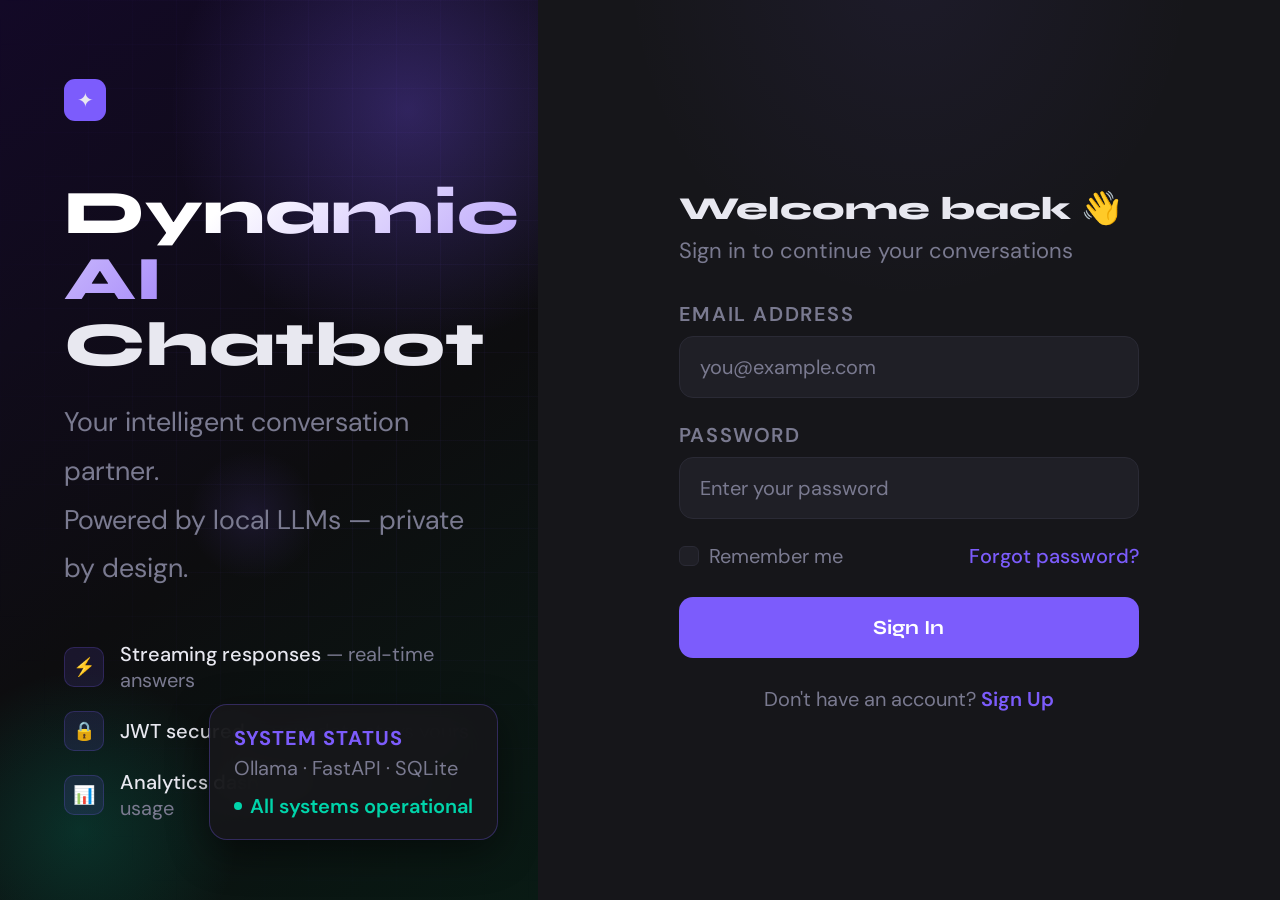
<file: frontend/index.html>
<!DOCTYPE html>
<html lang="en">
<head>
<meta charset="UTF-8">
<meta name="viewport" content="width=device-width, initial-scale=1.0">
<title>AI Chatbot – Login</title>
<link rel="preconnect" href="https://fonts.googleapis.com">
<link href="https://fonts.googleapis.com/css2?family=Syne:wght@700;800&family=DM+Sans:wght@300;400;500&display=swap" rel="stylesheet">
<link rel="stylesheet" href="css/auth.css">
</head>

<body>

<div class="auth-layout">

  <!-- ════ LEFT PANEL ════ -->
  <div class="auth-left">

    <div class="orb orb-1"></div>
    <div class="orb orb-2"></div>
    <div class="orb orb-3"></div>

    <div class="left-content">

      <div class="brand">
        <div class="brand-icon">✦</div>
        <div class="brand-name"></div>
      </div>

      <h1 class="auth-headline">
        <span class="grad">Dynamic AI</span><br>Chatbot
      </h1>

      <p class="auth-sub">
        Your intelligent conversation partner.<br>
        Powered by local LLMs — private by design.
      </p>

      <div class="feature-list">
        <div class="feature-item">
          <div class="feat-icon">⚡</div>
          <div class="feat-text"><strong>Streaming responses</strong> — real-time answers</div>
        </div>
        <div class="feature-item">
          <div class="feat-icon">🔒</div>
          <div class="feat-text"><strong>JWT secured</strong> — your data stays yours</div>
        </div>
        <div class="feature-item">
          <div class="feat-icon">📊</div>
          <div class="feat-text"><strong>Analytics dashboard</strong> — track your usage</div>
        </div>
      </div>

    </div>

    <div class="auth-float-card">
      <div class="ft">SYSTEM STATUS</div>
      <div class="fs">Ollama · FastAPI · SQLite</div>
      <div class="status-row">
        <div class="status-dot"></div>
        <div class="status-label">All systems operational</div>
      </div>
    </div>

  </div>

  <!-- ════ RIGHT PANEL ════ -->
  <div class="auth-right">
    <div class="form-box">

      <h2>Welcome back 👋</h2>
      <p class="sub">Sign in to continue your conversations</p>

      <div id="errorMessage" class="error">
        ⚠️ Invalid email or password.
      </div>

      <form id="loginForm" autocomplete="on" novalidate>

        <div class="field-wrap">
          <label for="email">Email address</label>
          <input
            type="email"
            id="email"
            name="email"
            placeholder="you@example.com"
            autocomplete="email"
            required
          >
        </div>

        <div class="field-wrap">
          <label for="password">Password</label>
          <input
            type="password"
            id="password"
            name="password"
            placeholder="Enter your password"
            autocomplete="current-password"
            required
          >
        </div>

        <div class="extras-row">
          <label class="remember-label">
            <input type="checkbox" id="rememberMe">
            <div class="custom-check">✓</div>
            Remember me
          </label>
          <a href="#" class="forgot-link">Forgot password?</a>
        </div>

        <button class="primary-btn" type="submit">Sign In</button>

      </form>

      <!-- <div class="divider">
        <div class="divider-line"></div>
        <span>or continue with</span>
        <div class="divider-line"></div>
      </div>

      <button type="button" class="social-btn">
        <span class="social-icon">G</span>
        Continue with Google
      </button> -->

      <p class="auth-link">
        Don't have an account? <a href="signup.html">Sign Up</a>
      </p>

    </div>
  </div>

</div>

<script src="js/api.js"></script>
<script src="js/auth.js"></script>

</body>
</html>
</file>
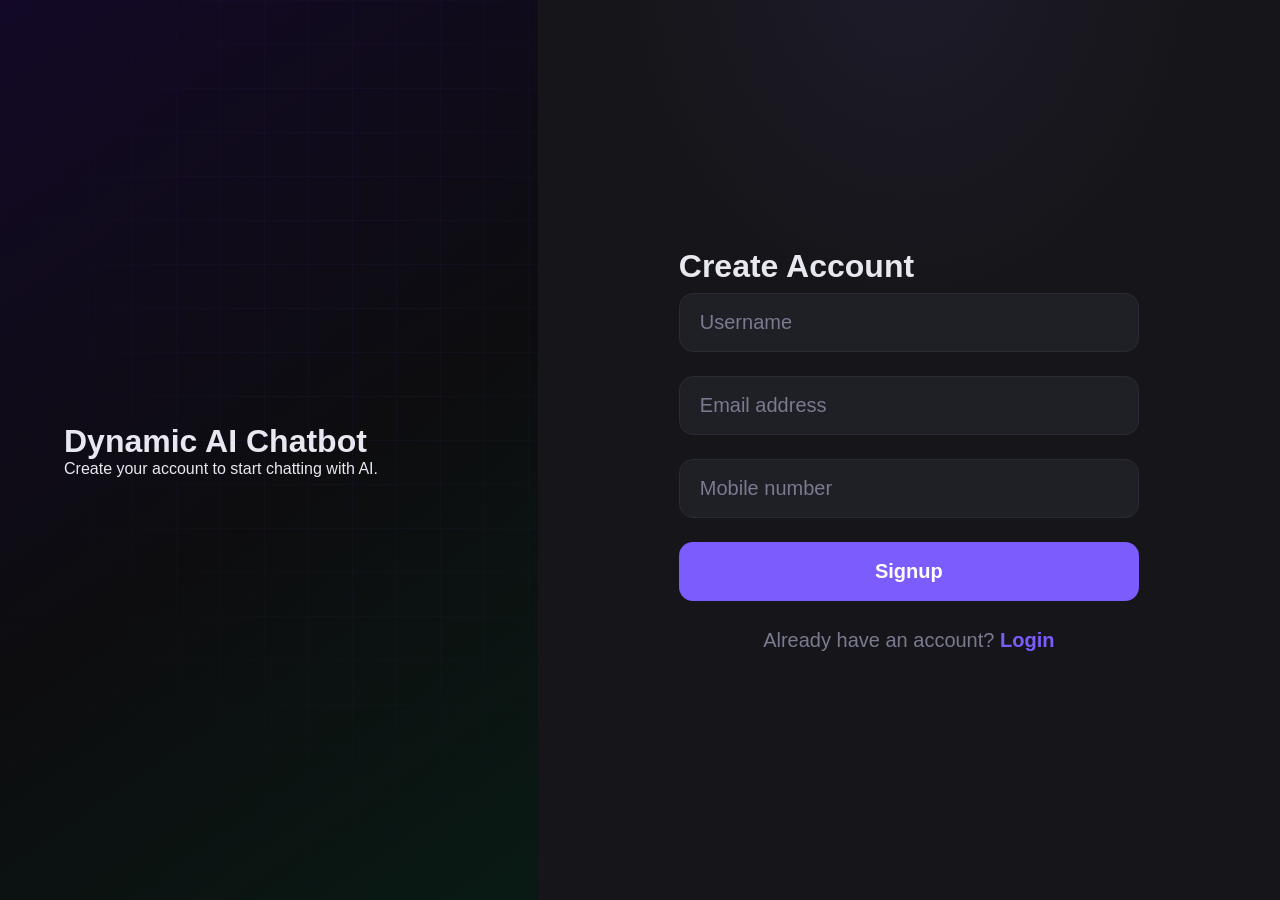
<file: frontend/signup.html>
<!DOCTYPE html>
<html lang="en">
<head>

<meta charset="UTF-8">
<meta name="viewport" content="width=device-width, initial-scale=1.0">

<title>AI Chatbot - Signup</title>

<link rel="stylesheet" href="css/auth.css">

</head>

<body>

<div class="auth-layout">

<div class="auth-left">
<h1>Dynamic AI Chatbot</h1>
<p>Create your account to start chatting with AI.</p>
</div>

<div class="auth-right">

<div class="form-box">

<h2>Create Account</h2>

<form id="signupForm">

<div class="field-wrap">
<input type="text" id="username" placeholder="Username" required>
</div>

<div class="field-wrap">
<input type="email" id="email" placeholder="Email address" required>
</div>

<div class="field-wrap">
<input type="text" id="mobile" placeholder="Mobile number" required>
</div>

<button class="primary-btn" type="submit">Signup</button>

</form>

<p class="auth-link">
Already have an account?
<a href="index.html">Login</a>
</p>

<div id="errorMessage" class="error"></div>

</div>

</div>

</div>

<script src="js/api.js"></script>

<script>
const signupForm = document.getElementById("signupForm");

signupForm.addEventListener("submit", async function(e){

e.preventDefault();

const username = document.getElementById("username").value;
const email = document.getElementById("email").value;
const mobile = document.getElementById("mobile").value;

try{

await signup(username,email,mobile);

localStorage.setItem("signup_username", username);
localStorage.setItem("signup_email", email);
localStorage.setItem("signup_mobile", mobile);

window.location.href="verify_otp.html";

}catch(err){

document.getElementById("errorMessage").innerText = err.message;

}

});
</script>

</body>
</html>
</file>
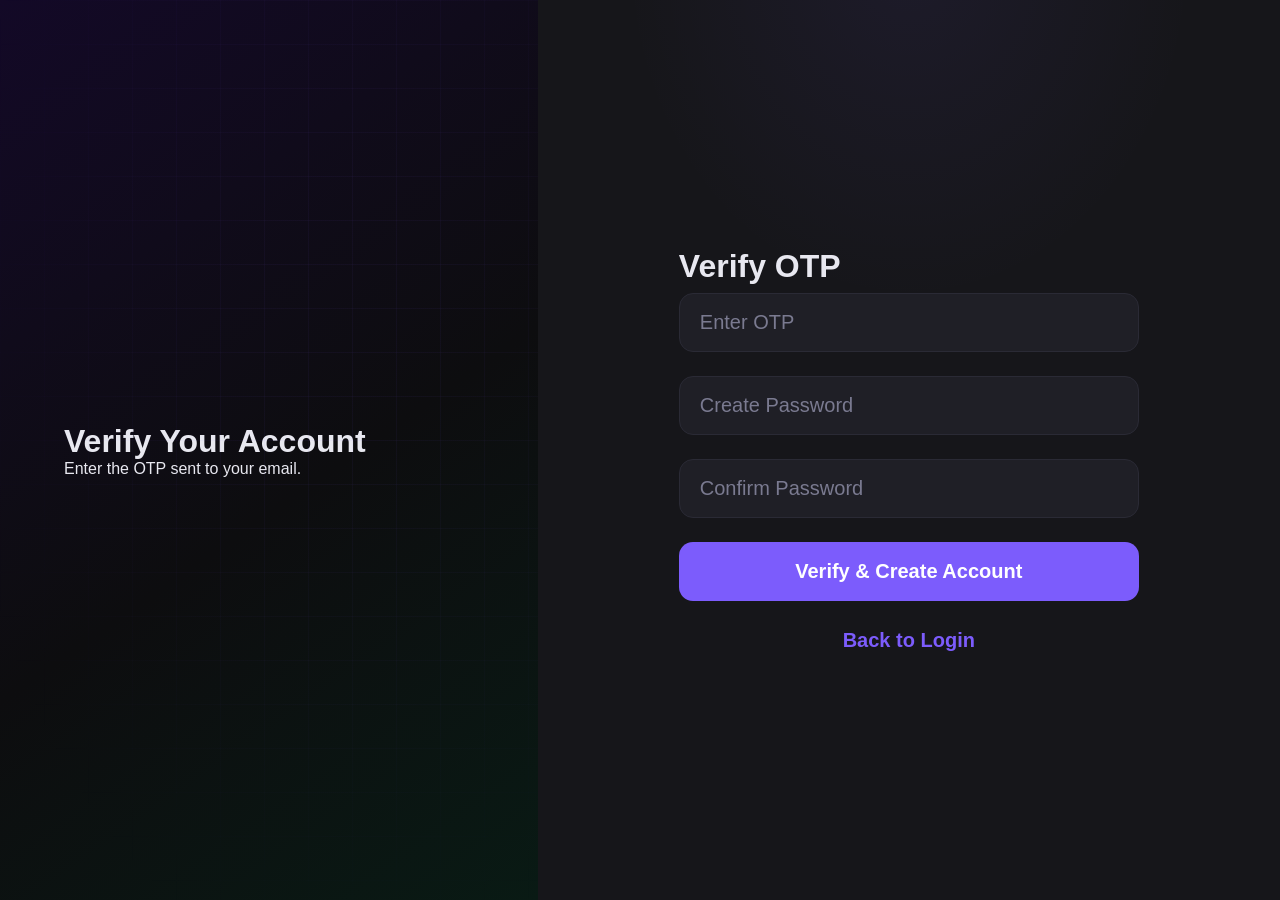
<file: frontend/verify_otp.html>
<!DOCTYPE html>
<html lang="en">
<head>

<meta charset="UTF-8">
<meta name="viewport" content="width=device-width, initial-scale=1.0">

<title>AI Chatbot - Verify OTP</title>

<link rel="stylesheet" href="css/auth.css">

</head>

<body>

<div class="auth-layout">

<div class="auth-left">
<h1>Verify Your Account</h1>
<p>Enter the OTP sent to your email.</p>
</div>

<div class="auth-right">

<div class="form-box">

<h2>Verify OTP</h2>

<form id="otpForm">

<div class="field-wrap">
<input type="text" id="otp" placeholder="Enter OTP" required>
</div>

<div class="field-wrap">
<input type="password" id="password" placeholder="Create Password" required>
</div>

<div class="field-wrap">
<input type="password" id="confirmPassword" placeholder="Confirm Password" required>
</div>

<button class="primary-btn" type="submit">Verify & Create Account</button>

</form>

<p class="auth-link">
<a href="index.html">Back to Login</a>
</p>

<div id="errorMessage" class="error"></div>

</div>

</div>

</div>

<script src="js/api.js"></script>

<script>

const otpForm=document.getElementById("otpForm");

otpForm.addEventListener("submit", async function(e){

e.preventDefault();

const otp=document.getElementById("otp").value;
const password=document.getElementById("password").value;
const confirmPassword=document.getElementById("confirmPassword").value;

if(password!==confirmPassword){
document.getElementById("errorMessage").innerText="Passwords do not match";
return;
}

const username=localStorage.getItem("signup_username");
const email=localStorage.getItem("signup_email");
const mobile=localStorage.getItem("signup_mobile");

try{

await verifyOTP(username,email,mobile,otp,password);

alert("Account created successfully!");

localStorage.clear();

window.location.href="index.html";

}catch(err){

document.getElementById("errorMessage").innerText=err.message;

}

});

</script>

</body>
</html>
</file>
<file: frontend/css/auth.css>
/* â”€â”€ RESET â”€â”€ */
*, *::before, *::after { box-sizing: border-box; margin: 0; padding: 0; }

:root {
  --bg:       #0d0d0f;
  --surface:  #16161a;
  --surface2: #1f1f26;
  --border:   #2a2a35;
  --accent:   #7c5cfc;
  --accent2:  #00d4aa;
  --text:     #e8e8f0;
  --muted:    #7a7a90;
  --danger:   #ff4d6d;
}

html, body {
  height: 100%;
  background: var(--bg);
  font-family: 'DM Sans', sans-serif;
  color: var(--text);
  overflow: hidden;
}

/* â”€â”€ KEYFRAMES â”€â”€ */
@keyframes fadeUp   { from { opacity:0; transform:translateY(22px); } to { opacity:1; transform:translateY(0); } }
@keyframes orbDrift { 0%,100%{transform:translate(0,0) scale(1)} 50%{transform:translate(28px,-18px) scale(1.07)} }
@keyframes float    { 0%,100%{transform:translateY(0)} 50%{transform:translateY(-10px)} }
@keyframes pulse    { 0%,100%{opacity:1} 50%{opacity:.3} }
@keyframes spin     { to{transform:rotate(360deg)} }
@keyframes ripple   { to{transform:scale(3); opacity:0;} }
@keyframes checkPop { 0%{transform:scale(0)} 70%{transform:scale(1.2)} 100%{transform:scale(1)} }

/* â”€â”€ LAYOUT â”€â”€ */
.auth-layout {
  width: 100%; height: 100%;
  display: flex; overflow: hidden;
}

/* â”€â”€ LEFT PANEL â”€â”€ */
.auth-left {
  width: 42%;
  background: linear-gradient(145deg, #130927 0%, #0d0d0f 55%, #091a14 100%);
  padding: 72px 64px;
  display: flex; flex-direction: column; justify-content: center;
  position: relative; overflow: hidden;
}

/* Grid texture overlay */
.auth-left::before {
  content: '';
  position: absolute; inset: 0;
  background-image:
    linear-gradient(rgba(124,92,252,.05) 1px, transparent 1px),
    linear-gradient(90deg, rgba(124,92,252,.05) 1px, transparent 1px);
  background-size: 44px 44px;
  mask-image: radial-gradient(ellipse 75% 75% at 65% 35%, black 20%, transparent 100%);
  pointer-events: none;
}

/* Animated orbs */
.orb {
  position: absolute; border-radius: 50%; pointer-events: none;
}
.orb-1 {
  width: 480px; height: 480px; top: -130px; right: -110px;
  background: radial-gradient(circle, rgba(124,92,252,.30) 0%, transparent 70%);
  animation: orbDrift 10s ease-in-out infinite;
}
.orb-2 {
  width: 320px; height: 320px; bottom: -90px; left: -80px;
  background: radial-gradient(circle, rgba(0,212,170,.16) 0%, transparent 70%);
  animation: orbDrift 13s ease-in-out infinite reverse;
}
.orb-3 {
  width: 130px; height: 130px; top: 50%; left: 35%;
  background: radial-gradient(circle, rgba(124,92,252,.12) 0%, transparent 70%);
  animation: orbDrift 7s ease-in-out infinite 1.5s;
}

.left-content { position: relative; z-index: 1; }

/* Brand */
.brand {
  display: flex; align-items: center; gap: 14px;
  margin-bottom: 60px;
  animation: fadeUp .5s ease both;
}
.brand-icon {
  width: 42px; height: 42px; border-radius: 11px;
  background: var(--accent);
  display: flex; align-items: center; justify-content: center;
  font-size: 20px;
}
.brand-name {
  font-family: 'Syne', sans-serif;
  font-size: 20px; font-weight: 800; color: var(--muted);
}
.brand-name span { color: var(--accent); }

/* Headline */
.auth-headline {
  font-family: 'Syne', sans-serif;
  font-size: 62px; font-weight: 800; line-height: 1.06;
  margin-bottom: 20px;
  animation: fadeUp .5s .08s ease both;
}
.auth-headline .grad {
  background: linear-gradient(135deg, #fff 30%, #a78bfa 100%);
  -webkit-background-clip: text; -webkit-text-fill-color: transparent;
  background-clip: text;
}

.auth-sub {
  color: var(--muted); font-size: 27px; line-height: 1.8;
  animation: fadeUp .5s .16s ease both;
}

/* Feature list */
.feature-list { 
  display: flex; flex-direction: column; gap: 18px; margin-top: 48px;
}
.feature-item {
  display: flex; align-items: center; gap: 16px;
  animation: fadeUp .5s ease both;
}
.feature-item:nth-child(1){ animation-delay: .24s; }
.feature-item:nth-child(2){ animation-delay: .32s; }
.feature-item:nth-child(3){ animation-delay: .40s; }

.feat-icon {
  width: 40px; height: 40px; border-radius: 10px; flex-shrink: 0;
  background: rgba(124,92,252,.12); border: 1px solid rgba(124,92,252,.22);
  display: flex; align-items: center; justify-content: center; font-size: 18px;
}
.feat-text { font-size: 20px; color: var(--muted); }
.feat-text strong { color: var(--text); font-weight: 500; }

/* Float card */
.auth-float-card {
  position: absolute; bottom: 60px; right: 40px; z-index: 2;
  background: rgba(22,22,26,.88);
  border: 1px solid rgba(124,92,252,.3);
  border-radius: 18px; padding: 20px 24px;
  backdrop-filter: blur(20px);
  animation: float 3.5s ease-in-out infinite;
  box-shadow: 0 12px 40px rgba(0,0,0,.45);
}
.ft { font-size: 20px; color: var(--accent); font-weight: 700; letter-spacing: .05em; }
.fs { font-size: 20px; color: var(--muted); margin-top: 4px; }
.status-row { display: flex; align-items: center; gap: 8px; margin-top: 12px; }
.status-dot { width: 8px; height: 8px; border-radius: 50%; background: var(--accent2); animation: pulse 2s infinite; }
.status-label { font-size: 20px; color: var(--accent2); font-weight: 600; }

/* â”€â”€ RIGHT PANEL â”€â”€ */
.auth-right {
  flex: 1;
  background: var(--surface);
  display: flex; align-items: center; justify-content: center;
  padding: 64px; position: relative; overflow: hidden;
}
.auth-right::before {
  content: '';
  position: absolute; inset: 0;
  background: radial-gradient(ellipse 55% 55% at 50% -5%, rgba(124,92,252,.07) 0%, transparent 70%);
  pointer-events: none;
}

/* â”€â”€ FORM BOX â”€â”€ */
.form-box {
  width: 100%; max-width: 460px;
  position: relative; z-index: 1;
  animation: fadeUp .5s .1s ease both;
}

.form-box h2 {
  font-family: 'Syne', sans-serif;
  font-size: 32px; font-weight: 800; margin-bottom: 8px;
}
.form-box .sub {
  color: var(--muted); font-size: 22px; margin-bottom: 36px;
}

/* â”€â”€ FIELD WRAP â”€â”€ */
.field-wrap { margin-bottom: 24px; position: relative; }

.field-wrap label {
  display: block;
  font-size: 20px; font-weight: 600; color: var(--muted);
  margin-bottom: 9px; text-transform: uppercase; letter-spacing: .08em;
}

.field-wrap input {
  width: 100%; padding: 17px 20px;
  background: var(--surface2);
  border: 1px solid var(--border);
  border-radius: 14px;
  color: var(--text); font-size: 20px;
  outline: none; transition: all .25s;
  font-family: 'DM Sans', sans-serif;
}
.field-wrap input::placeholder { color: var(--muted); }
.field-wrap input:focus {
  border-color: var(--accent);
  box-shadow: 0 0 0 4px rgba(124,92,252,.14);
}

/* Input shell (for icon layering) */
.input-shell {
  position: relative;
  display: flex; align-items: center;
}
.input-icon {
  position: absolute; left: 16px;
  color: var(--muted); font-size: 27px;
  pointer-events: none; transition: color .2s;
}
.input-shell:focus-within .input-icon { color: var(--accent); }

.input-eye {
  position: absolute; right: 16px;
  color: var(--muted); font-size: 27px;
  cursor: pointer; background: none; border: none;
  padding: 6px; transition: color .2s;
}
.input-eye:hover { color: var(--text); }

/* Valid checkmark */
.valid-check {
  position: absolute; right: 16px;
  width: 22px; height: 22px; border-radius: 50%;
  background: var(--accent2);
  color: #000; font-size: 18px; font-weight: 700;
  display: none; align-items: center; justify-content: center;
  animation: checkPop .3s ease;
}
.field-wrap.valid .valid-check { display: flex; }
.field-wrap.valid input         { border-color: rgba(0,212,170,.4); }

/* â”€â”€ EXTRAS ROW â”€â”€ */
.extras-row {
  display: flex; align-items: center; justify-content: space-between;
  margin-bottom: 28px;
}
.remember-label {
  display: flex; align-items: center; gap: 10px;
  font-size: 20px; color: var(--muted); cursor: pointer; user-select: none;
}
.remember-label input[type=checkbox] { display: none; }
.custom-check {
  width: 20px; height: 20px; border-radius: 6px;
  border: 1px solid var(--border); background: var(--surface2);
  display: flex; align-items: center; justify-content: center;
  font-size: 18px; transition: all .2s; color: transparent;
}
.remember-label input:checked + .custom-check {
  background: var(--accent); border-color: var(--accent); color: #fff;
}
.forgot-link {
  font-size: 20px; color: var(--accent);
  text-decoration: none; font-weight: 500;
  transition: opacity .2s;
}
.forgot-link:hover { opacity: .75; }

/* â”€â”€ PRIMARY BUTTON â”€â”€ */
.primary-btn {
  width: 100%; padding: 18px;
  background: var(--accent); color: #fff; border: none;
  border-radius: 14px;
  font-family: 'Syne', sans-serif; font-size: 20px; font-weight: 700;
  cursor: pointer; position: relative; overflow: hidden;
  transition: all .2s;
  display: flex; align-items: center; justify-content: center; gap: 8px;
}
.primary-btn:hover:not(:disabled) {
  background: #6a48f0;
  transform: translateY(-2px);
  box-shadow: 0 12px 32px rgba(124,92,252,.40);
}
.primary-btn:active:not(:disabled) { transform: translateY(0); }
.primary-btn:disabled { opacity: .6; cursor: not-allowed; }

/* Ripple */
.btn-ripple {
  position: absolute; border-radius: 50%;
  width: 60px; height: 60px; margin: -30px;
  background: rgba(255,255,255,.2);
  animation: ripple .5s ease-out forwards;
  pointer-events: none;
}

/* Spinner */
.btn-spinner {
  width: 18px; height: 18px;
  border: 2px solid rgba(255,255,255,.3);
  border-top-color: #fff;
  border-radius: 50%;
  animation: spin .7s linear infinite;
  display: none;
}
.primary-btn.loading .btn-spinner { display: block; }
.primary-btn.loading .btn-label   { display: none; }

/* â”€â”€ DIVIDER â”€â”€ */
.divider {
  display: flex; align-items: center; gap: 14px; margin: 28px 0;
}
.divider-line { flex: 1; height: 1px; background: var(--border); }
.divider span  { font-size: 20px; color: var(--muted); }

/* â”€â”€ SOCIAL BUTTON â”€â”€ */
.social-btn {
  width: 100%; padding: 16px;
  background: var(--surface2); border: 1px solid var(--border);
  border-radius: 14px; color: var(--text); font-size: 20px; font-weight: 500;
  cursor: pointer; transition: all .2s;
  display: flex; align-items: center; justify-content: center; gap: 12px;
  font-family: 'DM Sans', sans-serif;
}
.social-btn:hover { border-color: var(--accent); background: rgba(124,92,252,.06); }
.social-icon { font-size: 25px; }

/* â”€â”€ AUTH LINK â”€â”€ */
.auth-link {
  text-align: center; margin-top: 28px;
  font-size: 20px; color: var(--muted);
}
.auth-link a {
  color: var(--accent); font-weight: 600;
  text-decoration: none; transition: opacity .2s;
}
.auth-link a:hover { opacity: .75; }

/* â”€â”€ ERROR BANNER â”€â”€ */
.error {
  background: rgba(255,77,109,.1);
  border: 1px solid rgba(255,77,109,.3);
  color: var(--danger);
  padding: 14px 18px; border-radius: 12px;
  font-size: 20px; margin-bottom: 20px;
  display: none; align-items: center; gap: 10px;
  animation: fadeUp .3s ease;
}
.error.visible { display: flex; }

/* â”€â”€ PASSWORD STRENGTH BAR â”€â”€ */
.strength-bar {
  display: flex; gap: 5px; margin-top: 10px;
  opacity: 0; transition: opacity .3s;
}
.strength-bar.show { opacity: 1; }
.strength-seg {
  height: 4px; flex: 1; border-radius: 2px;
  background: var(--border); transition: background .3s;
}

/* â”€â”€ RESPONSIVE â”€â”€ */
@media (max-width: 900px) {
  .auth-left  { width: 38%; padding: 48px 36px; }
  .auth-headline { font-size: 60px; }
}
@media (max-width: 700px) {
  .auth-left  { display: none; }
  .auth-right { padding: 32px 24px; }
  .form-box   { max-width: 100%; }
}
</file>
